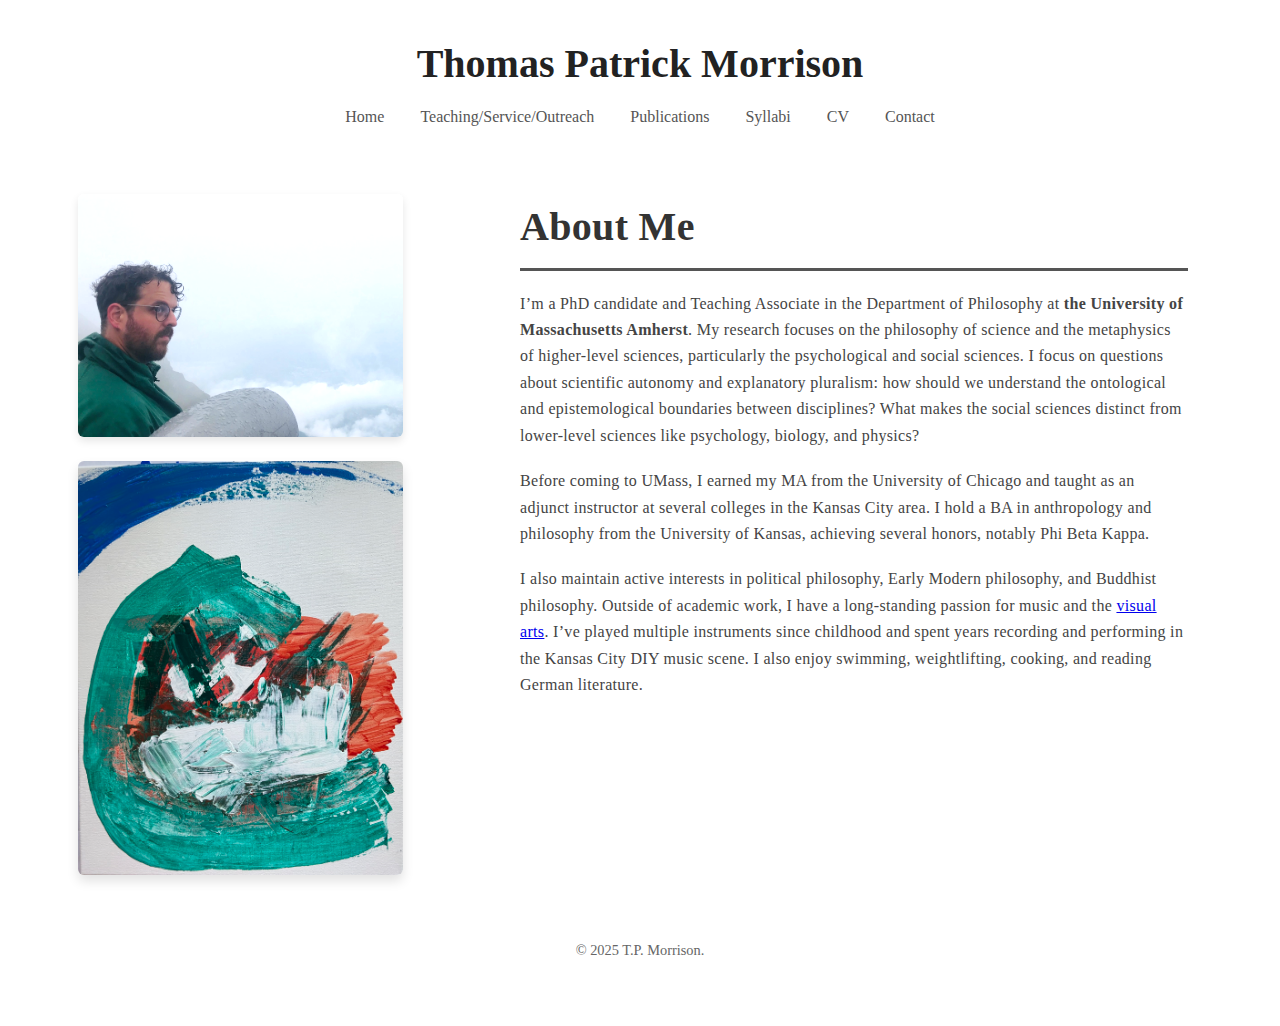
<file: index.html>
<!DOCTYPE html>
<html lang="en">
<head>
  <meta charset="UTF-8">
  <meta name="viewport" content="width=device-width, initial-scale=1">
  <title>Thomas Patrick Morrison – Philosophy</title>
  <link href="https://fonts.googleapis.com/css2?family=Playfair+Display&family=Open+Sans&display=swap" rel="stylesheet">
  <link rel="stylesheet" href="styles.css">
</head>
<body>
  <header>
    <h1>Thomas Patrick Morrison</h1>
     <nav>
    <a href="index.html">Home</a>
    <a href="work.html">Teaching/Service/Outreach</a>
    <a href="publications.html">Publications</a>
    <a href="syllabi.html">Syllabi</a>
        <a href="Thomas Morrison CV3_25.pdf">CV</a>
    <a href="contact.html">Contact</a>
  </nav>
  </header>

  <main>
  <section class="about-section">
  <div class="about-container">
    <div class="profile-container">
      <img src="IMG_1923.JPG" alt="Photo of Your Name" class="profile-photo">
      <img src="IMG_5764.jpg" alt="My artwork" class="artwork-photo">
    </div>

    <div class="about-text">
      <h2>About Me</h2>
      <div class="text-wrapper">
        <p>        I’m a PhD candidate and Teaching Associate in the Department of Philosophy at <b>the University of Massachusetts Amherst</b>. My research focuses on the philosophy of science and the metaphysics of higher-level sciences, particularly the psychological and social sciences. I focus on questions about scientific autonomy and explanatory pluralism: how should we understand the ontological and epistemological boundaries between disciplines? What makes the social sciences distinct from lower-level sciences like psychology, biology, and physics?
</p>
        <p>        Before coming to UMass, I earned my MA from the University of Chicago and taught as an adjunct instructor at several colleges in the Kansas City area. I hold a BA in anthropology and philosophy from the University of Kansas, achieving several honors, notably Phi Beta Kappa.
</p>
        <p>        I also maintain active interests in political philosophy, Early Modern philosophy, and Buddhist philosophy. Outside of academic work, I have a long-standing passion for music and the <a href="art.html">visual arts</a>. I’ve played multiple instruments since childhood and spent years recording and performing in the Kansas City DIY music scene. I also enjoy swimming, weightlifting, cooking, and reading German literature.
</p>
      </div>
    </div>
  </div>
</section>

  <footer>
    <p>&copy; 2025 T.P. Morrison.</p>
  </footer>
</body>
</html>
</file>
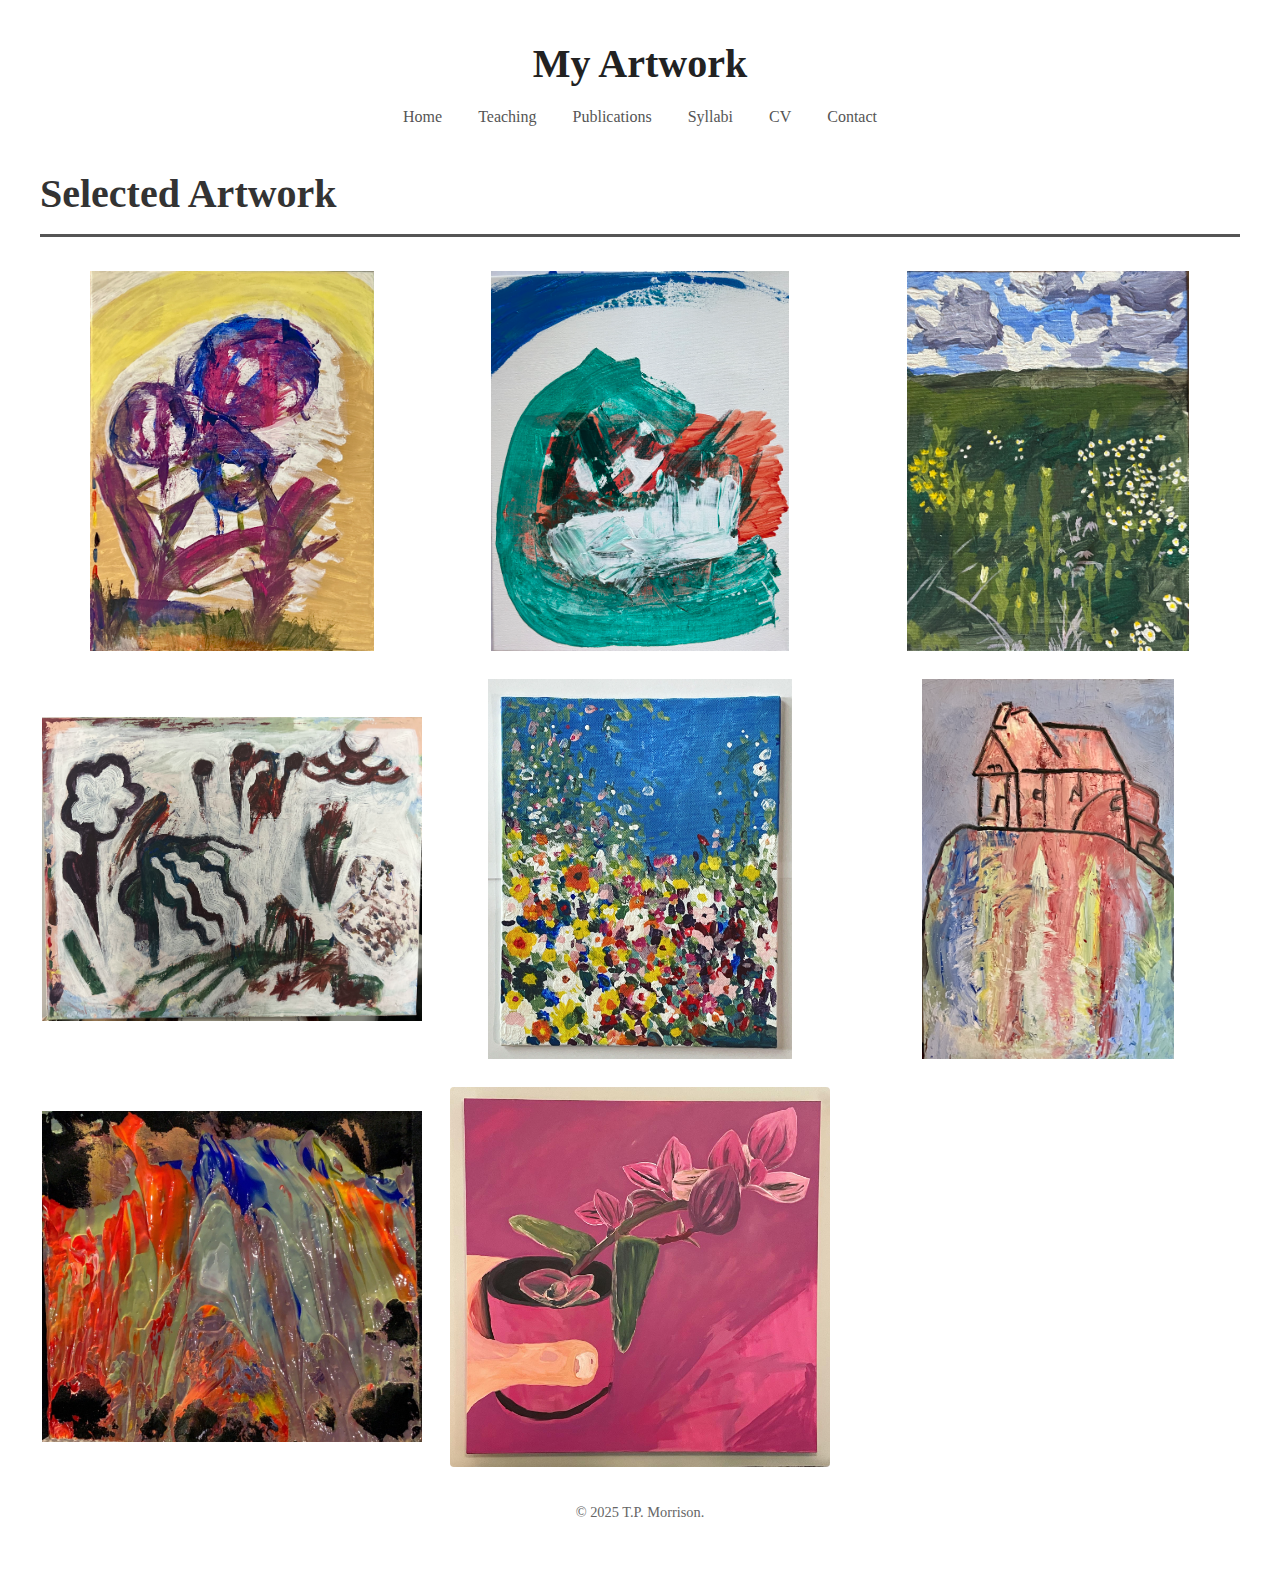
<file: art.html>
<!DOCTYPE html>
<html lang="en">
<head>
  <meta charset="UTF-8">
  <meta name="viewport" content="width=device-width, initial-scale=1">
  <title>My Artwork – Thomas Patrick Morrison</title>
  <link rel="stylesheet" href="styles.css">
</head>
<body>
  <header class="site-header">
    <h1>My Artwork</h1>
    <nav>
      <a href="index.html">Home</a>
      <a href="work.html">Teaching</a>
      <a href="publications.html">Publications</a>
      <a href="syllabi.html">Syllabi</a>
      <a href="Thomas Morrison CV3_25.pdf">CV</a>
      <a href="contact.html">Contact</a>
    </nav>
  </header>

  <main>
    <section>
      <h2>Selected Artwork</h2>
      <div class="art-gallery">
        <div class="art-box">
            <img src="RenderedImage.jpg" alt="Artwork 1">
        </div>
        <div class="art-box">
            <img src="IMG_5764.jpg" alt="Artwork 2">
        </div>
        <div class="art-box">
            <img src="IMG_6247.jpg" alt="Artwork 3">
        </div>
        <div class="art-box">
            <img src="IMG_5679.jpg" alt="Artwork 4">
        </div>
        <div class="art-box">        
            <img src="10ABC56E-63D2-4B2A-B4B7-FFF8637D8DEE.JPG" alt="Artwork 5">
        </div>
        <div class="art-box">
            <img src="IMG_4374.jpg" alt="Artwork 6">
        </div>
        <div class="art-box">
            <img src="IMG_6246.jpg" alt="Artwork 7">
        </div>
        <div class="art-box">
            <img src="652ECE40-D624-48EC-93C5-B08DDB061918.JPG" alt="Artwork 8">
        </div>
        <!-- Add more images as needed -->
      </div>
    </section>
  </main>

  <footer>
    <p>&copy; 2025 T.P. Morrison.</p>
  </footer>
</body>
</html>
</file>
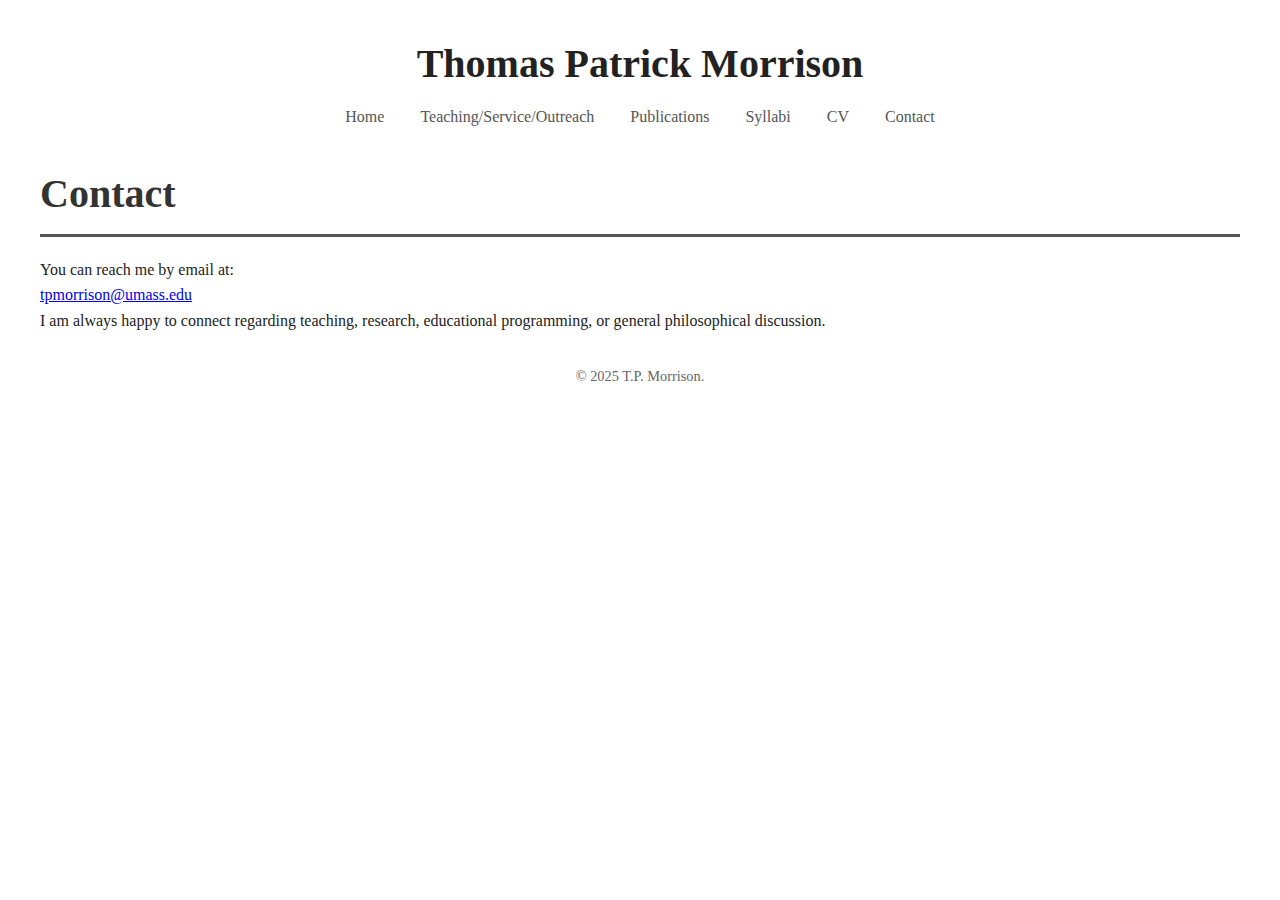
<file: contact.html>
<!DOCTYPE html>
<html lang="en">
<head>
  <meta charset="UTF-8" />
  <meta name="viewport" content="width=device-width, initial-scale=1" />
  <title>Thomas Patrick Morrison</title>
  <link rel="stylesheet" href="styles.css" />
</head>
<body>
  <header>
    <h1>Thomas Patrick Morrison</h1>
    <nav>
   <a href="index.html">Home</a>
    <a href="work.html">Teaching/Service/Outreach</a>
    <a href="publications.html">Publications</a>
    <a href="syllabi.html">Syllabi</a>
        <a href="Thomas Morrison CV3_25.pdf">CV</a>
    <a href="contact.html">Contact</a>
    </nav>
  </header>

   <main>
    <section>
      <h2>Contact</h2>
      <p>
        You can reach me by email at:
      </p>
      <p>
        <a href="mailto:tpmorrison@umass.edu">tpmorrison@umass.edu</a>
      </p>
      <p>
        I am always happy to connect regarding teaching, research, educational programming, or general philosophical discussion.
      </p>
    </section>
  </main>

  <footer>
    <p>&copy; 2025 T.P. Morrison.</p>
  </footer>
</body>
</html>
</file>
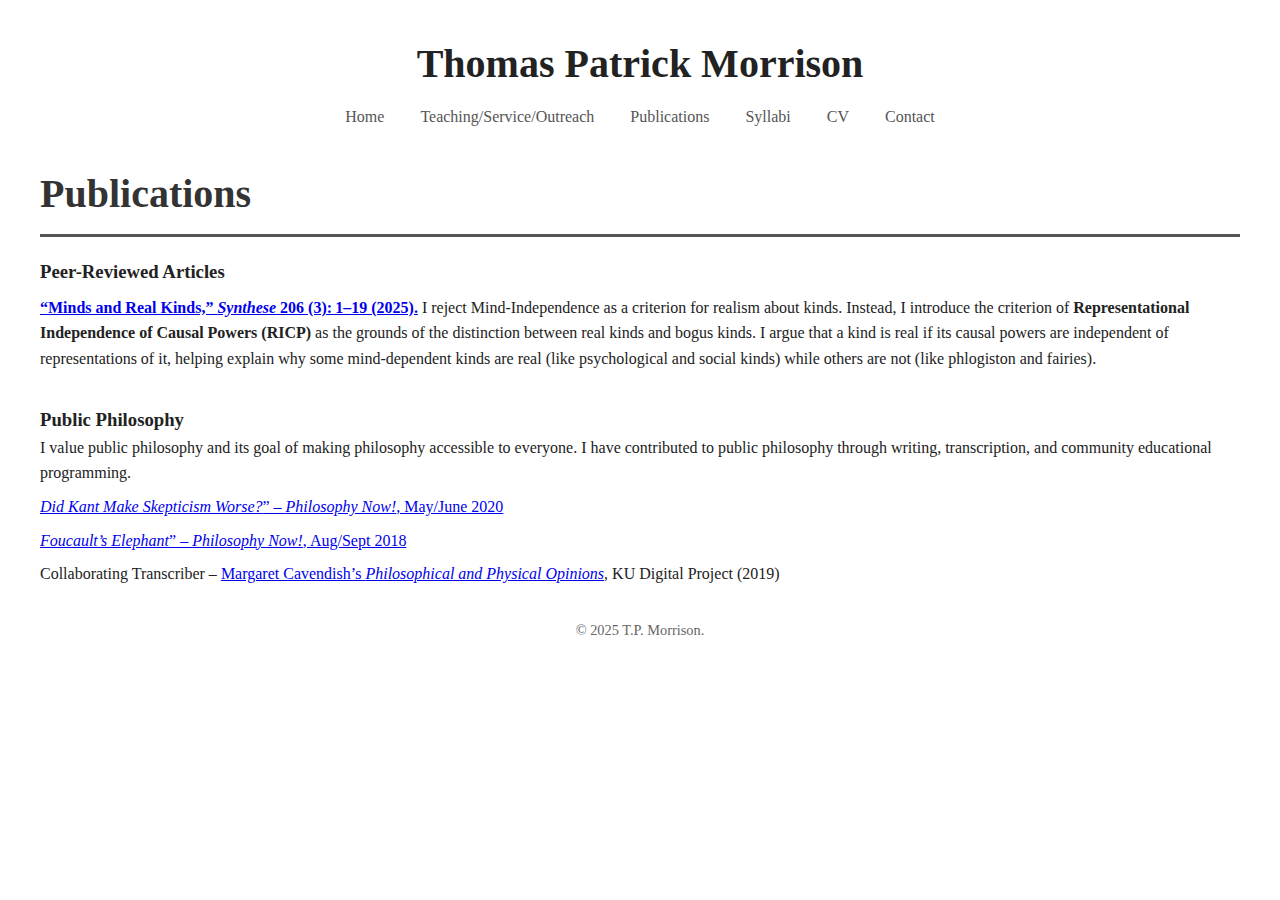
<file: publications.html>
<!DOCTYPE html>
<html lang="en">
<head>
  <meta charset="UTF-8" />
  <meta name="viewport" content="width=device-width, initial-scale=1" />
  <title>Thomas Patrick Morrison</title>
  <link rel="stylesheet" href="styles.css" />
</head>
<body>
  <header>
    <h1>Thomas Patrick Morrison</h1>
    <nav>
    <a href="index.html">Home</a>
    <a href="work.html">Teaching/Service/Outreach</a>
    <a href="publications.html">Publications</a>
    <a href="syllabi.html">Syllabi</a>
        <a href="Thomas Morrison CV3_25.pdf">CV</a>
    <a href="contact.html">Contact</a>
    </nav>
  </header>

  <main>
    <section>
      <h2>Publications</h2>
      <h3>Peer-Reviewed Articles</h3>
      <ul>
        <li>
        <a href="https://link.springer.com/article/10.1007/s11229-025-05221-1" target="_blank"><strong>“Minds and Real Kinds,” <em>Synthese</em> 206 (3): 1–19 (2025).</strong></a>
          I reject Mind-Independence as a criterion for realism about kinds. Instead, I introduce the criterion of <strong>Representational Independence of Causal Powers (RICP)</strong> as the grounds of the distinction between real kinds and bogus kinds. I argue that a kind is real if its causal powers are independent of representations of it, helping explain why some mind‑dependent kinds are real (like psychological and social kinds) while others are not (like phlogiston and fairies).
        </li>
      </ul>
      <br>
      <h3>Public Philosophy</h3>
      <p>
        I value public philosophy and its goal of making philosophy accessible to everyone. I have contributed to public philosophy through writing, transcription, and community educational programming.
      </p>
      <ul>
        <li><a href="https://philosophynow.org/issues/150/Did_Kant_Solve_Skepticism" target="_blank"><em>Did Kant Make Skepticism Worse?</em>” – <em>Philosophy Now!</em>, May/June 2020</li></a>
        <li><a href="https://philosophynow.org/issues/127/Foucaults_Elephant" target="_blank"><em>Foucault’s Elephant</em>” – <em>Philosophy Now!</em>, Aug/Sept 2018</li></a>
        <li>Collaborating Transcriber – <a href="https://cavendish-ppo.ku.edu/about/" target="_blank">Margaret Cavendish’s <em>Philosophical and Physical Opinions</em></a>, KU Digital Project (2019)</li>
      </ul>

    </section>
  </main>

  <footer>
    <p>&copy; 2025 T.P. Morrison.</p>
  </footer>
</body>
</html>
</file>
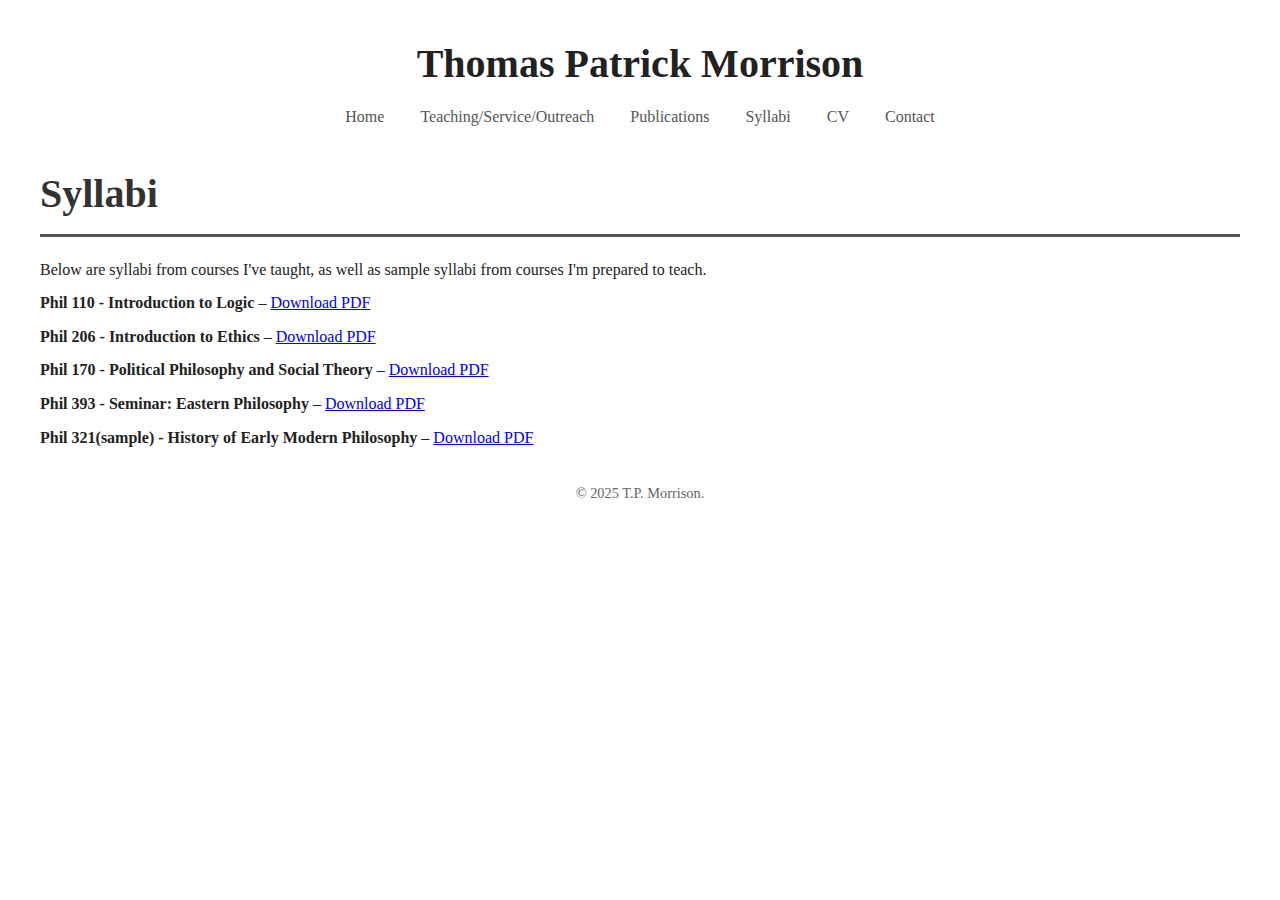
<file: syllabi.html>
<!DOCTYPE html>
<html lang="en">
<head>
  <meta charset="UTF-8" />
  <meta name="viewport" content="width=device-width, initial-scale=1" />
  <title>Thomas Patrick Morrison</title>
  <link rel="stylesheet" href="styles.css" />
</head>
<body>
  <header>
    <h1>Thomas Patrick Morrison</h1>
    <nav>
 <a href="index.html">Home</a>
    <a href="work.html">Teaching/Service/Outreach</a>
    <a href="publications.html">Publications</a>
    <a href="syllabi.html">Syllabi</a>
        <a href="Thomas Morrison CV3_25.pdf">CV</a>
    <a href="contact.html">Contact</a>
    </nav>
  </header>

  <main>
    <section>
      <h2>Syllabi</h2>
      <p>
        Below are syllabi from courses I've taught, as well as sample syllabi from courses I'm prepared to teach.
      </p>

      <ul>
        <li>
          <strong>Phil 110 - Introduction to Logic</strong> – 
          <a href="Phil 110 - Introduction to Logic (SU25 Syllabus).pdf" target="_blank">Download PDF</a>
        </li>
        <li>
          <strong>Phil 206 - Introduction to Ethics</strong> – 
          <a href="Phil 206 - Ethics (FA24).pdf" target="_blank">Download PDF</a>
        </li>
        <li>
          <strong>Phil 170 - Political Philosophy and Social Theory</strong> – 
          <a href="Phil 170 - Problems in Social Thought (SP25 Syllabus).pdf" target="_blank">Download PDF</a>
        </li>
        <li>
          <strong>Phil 393 - Seminar: Eastern Philosophy</strong> – 
          <a href="Phil 393 - Seminar_ Eastern Philosophy (FA25 Syllabus).pdf" target="_blank">Download PDF</a>
        </li>
        <li>
          <strong>Phil 321(sample) - History of Early Modern Philosophy</strong> – 
          <a href="Phil 321 - History of Early Modern Philosophy (FA25 Syllabus).pdf" target="_blank">Download PDF</a>
        </li>
      </ul>
    </section>
  </main>

  <footer>
    <p>&copy; 2025 T.P. Morrison.</p>
  </footer>
</body>
</html>
</file>
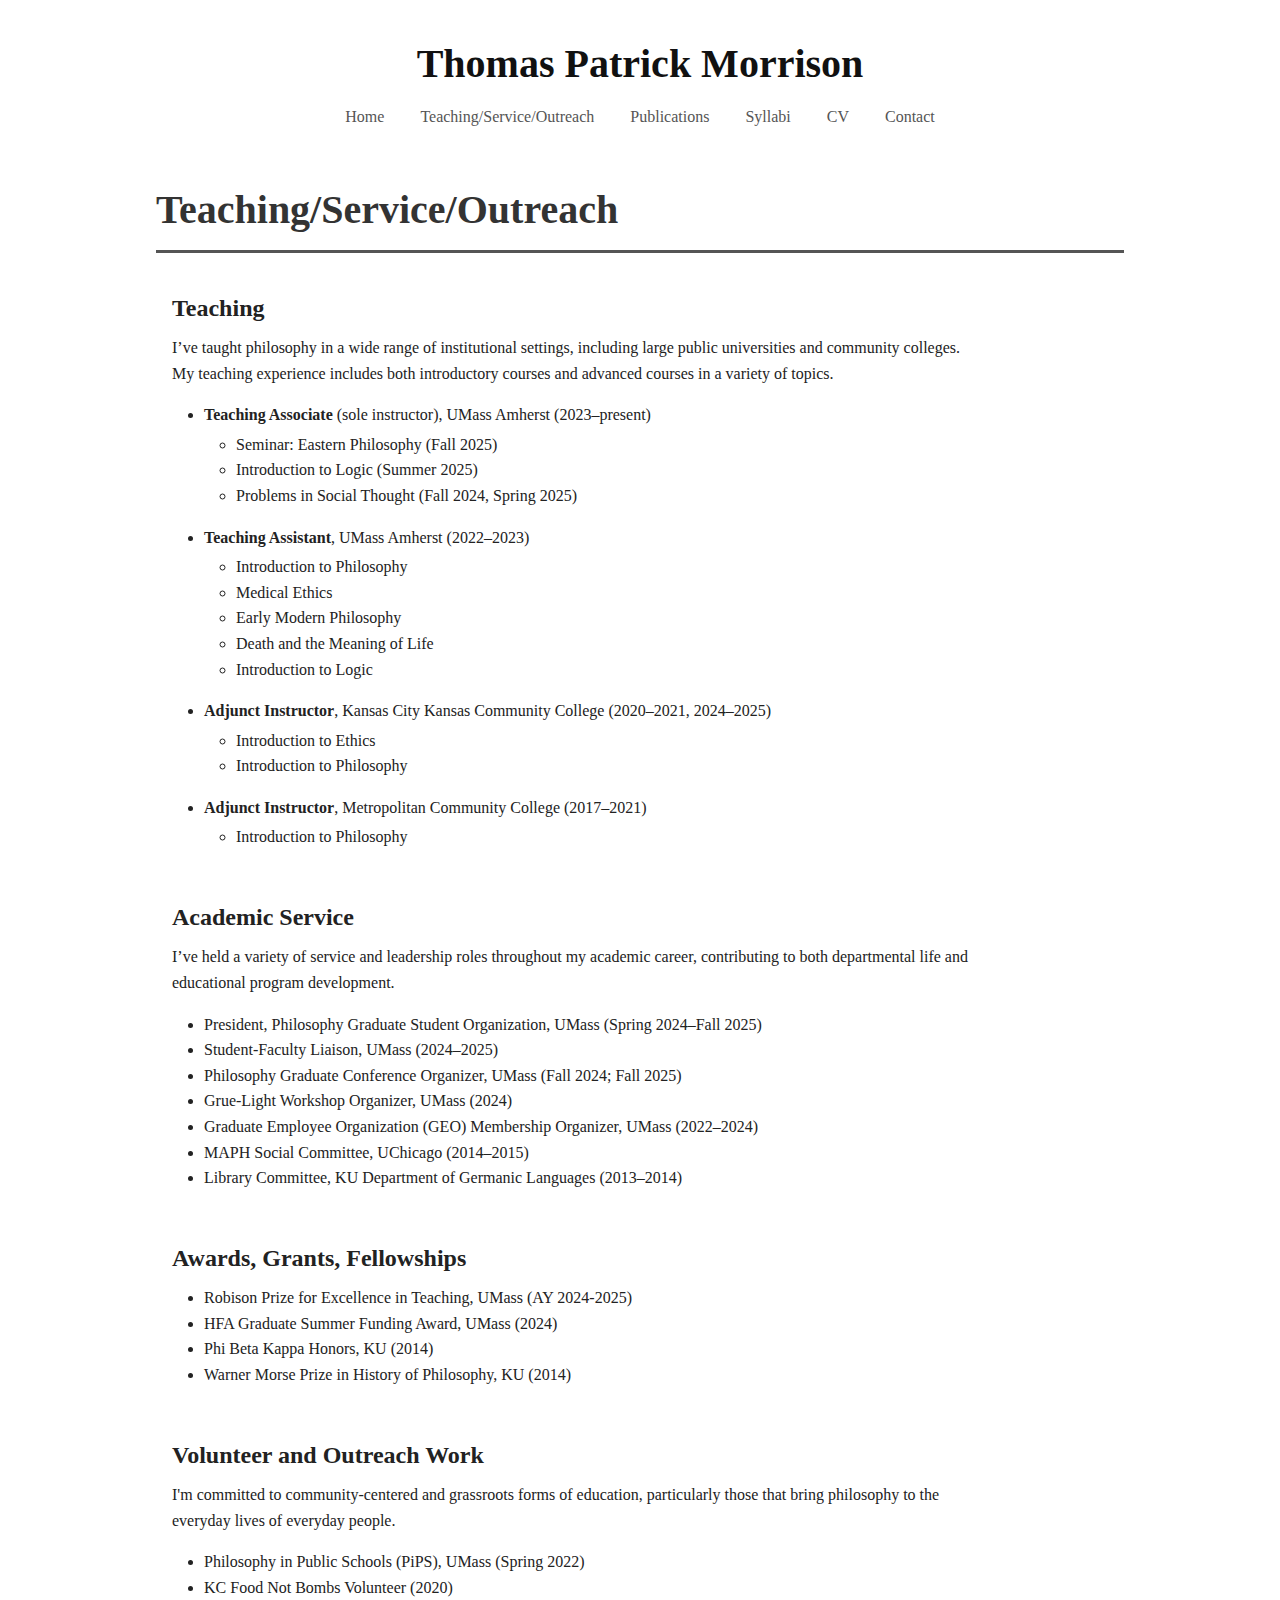
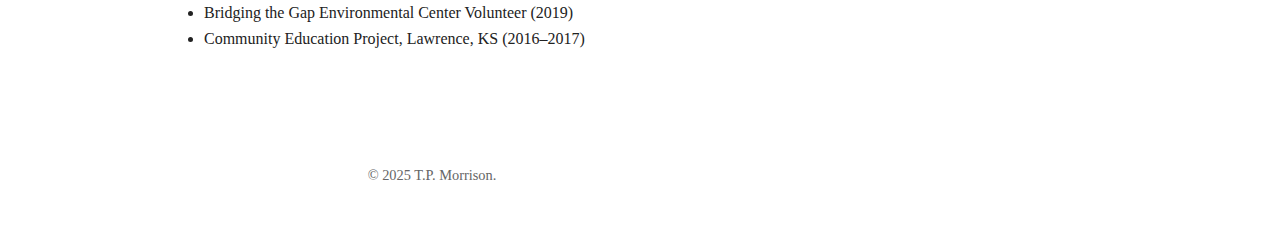
<file: work.html>
<!DOCTYPE html>
<html lang="en">
<head>
  <meta charset="UTF-8" />
  <meta name="viewport" content="width=device-width, initial-scale=1" />
  <title>Thomas Patrick Morrison</title>
  <link rel="stylesheet" href="work-styles.css" />
</head>
<body>
  <header class="site-header">
    <div class="header-content">
      <h1>Thomas Patrick Morrison</h1>
      <nav>
        <a href="index.html">Home</a>
        <a href="work.html">Teaching/Service/Outreach</a>
        <a href="publications.html">Publications</a>
        <a href="syllabi.html">Syllabi</a>
        <a href="Thomas Morrison CV3_25.pdf">CV</a>
        <a href="contact.html">Contact</a>
      </nav>
    </div>
  </header>

  <main class="content">
    <section>
      <h2>Teaching/Service/Outreach</h2>

      <section class="subsection">
        <h3>Teaching</h3>
        <p>
          I’ve taught philosophy in a wide range of institutional settings, including large public universities and community colleges. My teaching experience includes both introductory courses and advanced courses in a variety of topics.
        </p>

        <ul class="teaching-list">
          <li>
            <strong>Teaching Associate</strong> (sole instructor), UMass Amherst (2023–present)
            <ul>
              <li>Seminar: Eastern Philosophy (Fall 2025)</li>
              <li>Introduction to Logic (Summer 2025)</li>
              <li>Problems in Social Thought (Fall 2024, Spring 2025)</li>
            </ul>
          </li>
          <li>
            <strong>Teaching Assistant</strong>, UMass Amherst (2022–2023)
            <ul>
              <li>Introduction to Philosophy</li>
              <li>Medical Ethics</li>
              <li>Early Modern Philosophy</li>
              <li>Death and the Meaning of Life</li>
              <li>Introduction to Logic</li>
            </ul>
          </li>
          <li>
            <strong>Adjunct Instructor</strong>, Kansas City Kansas Community College (2020–2021, 2024–2025)
            <ul>
              <li>Introduction to Ethics</li>
              <li>Introduction to Philosophy</li>
            </ul>
          </li>
          <li>
            <strong>Adjunct Instructor</strong>, Metropolitan Community College (2017–2021)
            <ul>
              <li>Introduction to Philosophy</li>
            </ul>
          </li>
        </ul>
      </section>

      <section class="subsection">
        <h3>Academic Service</h3>
        <p>
          I’ve held a variety of service and leadership roles throughout my academic career, contributing to both departmental life and educational program development.
        </p>
        <ul>
          <li>President, Philosophy Graduate Student Organization, UMass (Spring 2024–Fall 2025)</li>
          <li>Student-Faculty Liaison, UMass (2024–2025)</li>
          <li>Philosophy Graduate Conference Organizer, UMass (Fall 2024; Fall 2025)</li>
          <li>Grue-Light Workshop Organizer, UMass (2024)</li>
          <li>Graduate Employee Organization (GEO) Membership Organizer, UMass (2022–2024)</li>
          <li>MAPH Social Committee, UChicago (2014–2015)</li>
          <li>Library Committee, KU Department of Germanic Languages (2013–2014)</li>
        </ul>
      </section>

      <section class="subsection">
        <h3>Awards, Grants, Fellowships</h3>
        <ul>
          <li>Robison Prize for Excellence in Teaching, UMass (AY 2024-2025)</li>
          <li>HFA Graduate Summer Funding Award, UMass (2024)</li>
          <li>Phi Beta Kappa Honors, KU (2014)</li>
          <li>Warner Morse Prize in History of Philosophy, KU (2014)</li>
        </ul>
      </section>

         <section class="subsection">
        <h3>Volunteer and Outreach Work</h3>
        <p>
          I'm committed to community-centered and grassroots forms of education, particularly those that bring philosophy to the everyday lives of everyday people.
        </p>
        <ul>
          <li>Philosophy in Public Schools (PiPS), UMass (Spring 2022)</li>
          <li>KC Food Not Bombs Volunteer (2020)</li>
          <li>Bridging the Gap Environmental Center Volunteer (2019)</li>
          <li>Community Education Project, Lawrence, KS (2016–2017)</li>
        </ul>
      </section>
    </section>
  </main>

  <footer>
    <p>&copy; 2025 T.P. Morrison.</p>
  </footer>
</body>
</html>
</file>
<file: styles.css>
/* Reset & base typography */
* {
  margin: 0;
  padding: 0;
  box-sizing: border-box;
}

body {
  font-family: 'Times New Roman', Times, serif;
  color: #222;
  line-height: 1.6;
  background: #fff;
  padding: 2rem;
}

/* Layout */
header, footer {
  text-align: center;
  margin-bottom: 2rem;
}

header h1 {
  font-family: 'Times New Roman', Times, serif;
  font-size: 2.5rem;
  margin-bottom: 0.5rem;
}

nav a {
  margin: 0 1rem;
  text-decoration: none;
  color: #555;
  font-size: 1rem;
}

nav a:hover {
  color: #000;
  text-decoration: underline;
}

/* Sections */
section {
  max-width: 1200px; /* wider layout */
  margin: 2rem auto;
}

h2 {
  font-family: 'Times New Roman', Times, serif;
  font-weight: 700;
  font-size: 2.5rem;
  margin-bottom: 1.25rem;
  border-bottom: 3px solid #555;
  padding-bottom: 0.5rem;
  color: #333;
}

article h3 {
  font-family: 'Times New Roman', Times, serif;
  font-size: 1.5rem;
  margin-top: 1rem;
}

ul {
  list-style-type: none;
}

ul li {
  margin: 0.5rem 0;
}

/* Footer */
footer p {
  font-family: 'Times New Roman', Times, serif;
  font-size: 0.9rem;
  color: #666;
}

/* Responsive */
@media (max-width: 900px) {
  .about-container {
    flex-direction: column;
    align-items: center;
  }

  .profile-container {
    width: 100%;
    align-items: center;
  }

  .profile-photo,
  .artwork-photo {
    width: 80vw;
    max-width: 400px;
  }

  .about-text {
    max-width: 90vw;
    padding-left: 0;
    margin-top: 2rem;
    justify-content: flex-start;
  }

  .about-text h2 {
    text-align: center;
  }
}

@media (max-width: 600px) {
  body {
    padding: 1rem;
  }

  header h1 {
    font-size: 2rem;
  }

  nav a {
    display: block;
    margin: 0.5rem 0;
  }
}

/* About section layout */
.about-container {
  display: flex;
  align-items: flex-start;
  gap: 3rem;
  max-width: 1200px;
  margin: 0 auto;
  padding: 2rem 0;
}

/* Profile container */
.profile-container {
  display: flex;
  flex-direction: column;
  justify-content: flex-start;
  align-items: center;
  width: 400px;
  gap: 1.5rem;
}

/* Profile photo */
.profile-photo {
  width: 325px;
  height: auto;
  border-radius: 6px;
  box-shadow: 0 4px 8px rgba(0,0,0,0.1);
  transition: transform 0.3s ease;
  filter: brightness(1.2);
}

.profile-photo:hover {
  transform: scale(1.05);
}

/* Artwork photo */
.artwork-photo {
  width: 325px;
  height: auto;
  border-radius: 6px;
  box-shadow: 0 6px 12px rgba(0,0,0,0.12);
  margin-top: 0;
}

/* About text */
.about-text {
  flex: 1;
  max-width: 700px;
  display: flex;
  flex-direction: column;
  padding-left: 2rem;
  font-family: 'Times New Roman', Times, serif;
  color: #444;
  letter-spacing: 0.02em;
  line-height: 1.65;
}

.text-wrapper {
  display: flex;
  flex-direction: column;
  flex: 1;
}

.text-wrapper p {
  margin-bottom: 1.2em;
  font-weight: 400;
}

.text-wrapper p:last-child {
  margin-bottom: 0;
}

/*Art page */

.art-gallery {
  display: grid;
  grid-template-columns: repeat(auto-fit, minmax(300px, 1fr));
  gap: 1.5rem;
  margin-top: 2rem;
}

.art-box {
  width: 100%;
  aspect-ratio: 1 / 1; /* Makes all boxes square */
  background-color: white;
  display: flex;
  align-items: center;
  justify-content: center;
  overflow: hidden;
  border: 2px solid white;
  border-radius: 6px;
}

.art-box img {
  max-width: 100%;
  max-height: 100%;
  object-fit: contain;
  display: block;
}
</file>
<file: work-styles.css>
/* Reset & Base */
* {
  margin: 0;
  padding: 0;
  box-sizing: border-box;
}

body {
  font-family: 'Times New Roman', Times, serif;
  background-color: #fff;
  color: #222;
  line-height: 1.6;
  padding: 2rem;
}

/* Header */
header {
  text-align: center;
  margin-bottom: 2rem;
}

header h1 {
  font-size: 2.5rem;
  margin-bottom: 0.5rem;
  font-family: 'Times New Roman', Times, serif;
  color: #111;
}

nav {
  margin-top: 0.5rem;
}

nav a {
  margin: 0 1rem;
  text-decoration: none;
  color: #555;
  font-size: 1rem;
}

nav a:hover {
  color: #000;
  text-decoration: underline;
}

/* Main Section */
main section {
  max-width: 1000px;
  margin: 0 auto;
  padding: 1rem;
}

h2 {
  font-family: 'Times New Roman', Times, serif;
  font-weight: 700;
  font-size: 2.5rem;
  margin-bottom: 1.25rem;
  border-bottom: 3px solid #555;
  padding-bottom: 0.5rem;
  color: #333;
}

h3 {
  font-size: 1.5rem;
  margin-top: 0rem;
  margin-bottom: 0.5rem;
  color: #222;
}

/* Paragraphs & Lists */
p {
  margin-bottom: 1rem;
  max-width: 800px;
}

ul {
  list-style-type: disc;
  margin-left: 2rem;
  margin-bottom: 1rem;
}

ul ul {
  list-style-type: circle;
  margin-top: 0.25rem;
}

li {
  margin-bottom: 0rem;
}

/* Footer */
footer {
  text-align: center;
  margin-top: 4rem;
  font-size: 0.9rem;
  color: #666;
}

/* Responsive */
@media (max-width: 768px) {
  body {
    padding: 1rem;
  }

  header h1 {
    font-size: 2rem;
  }

  nav a {
    display: block;
    margin: 0.5rem 0;
  }

  main section {
    padding: 0.5rem;
  }

  ul {
    margin-left: 1.5rem;
  }
}
</file>
